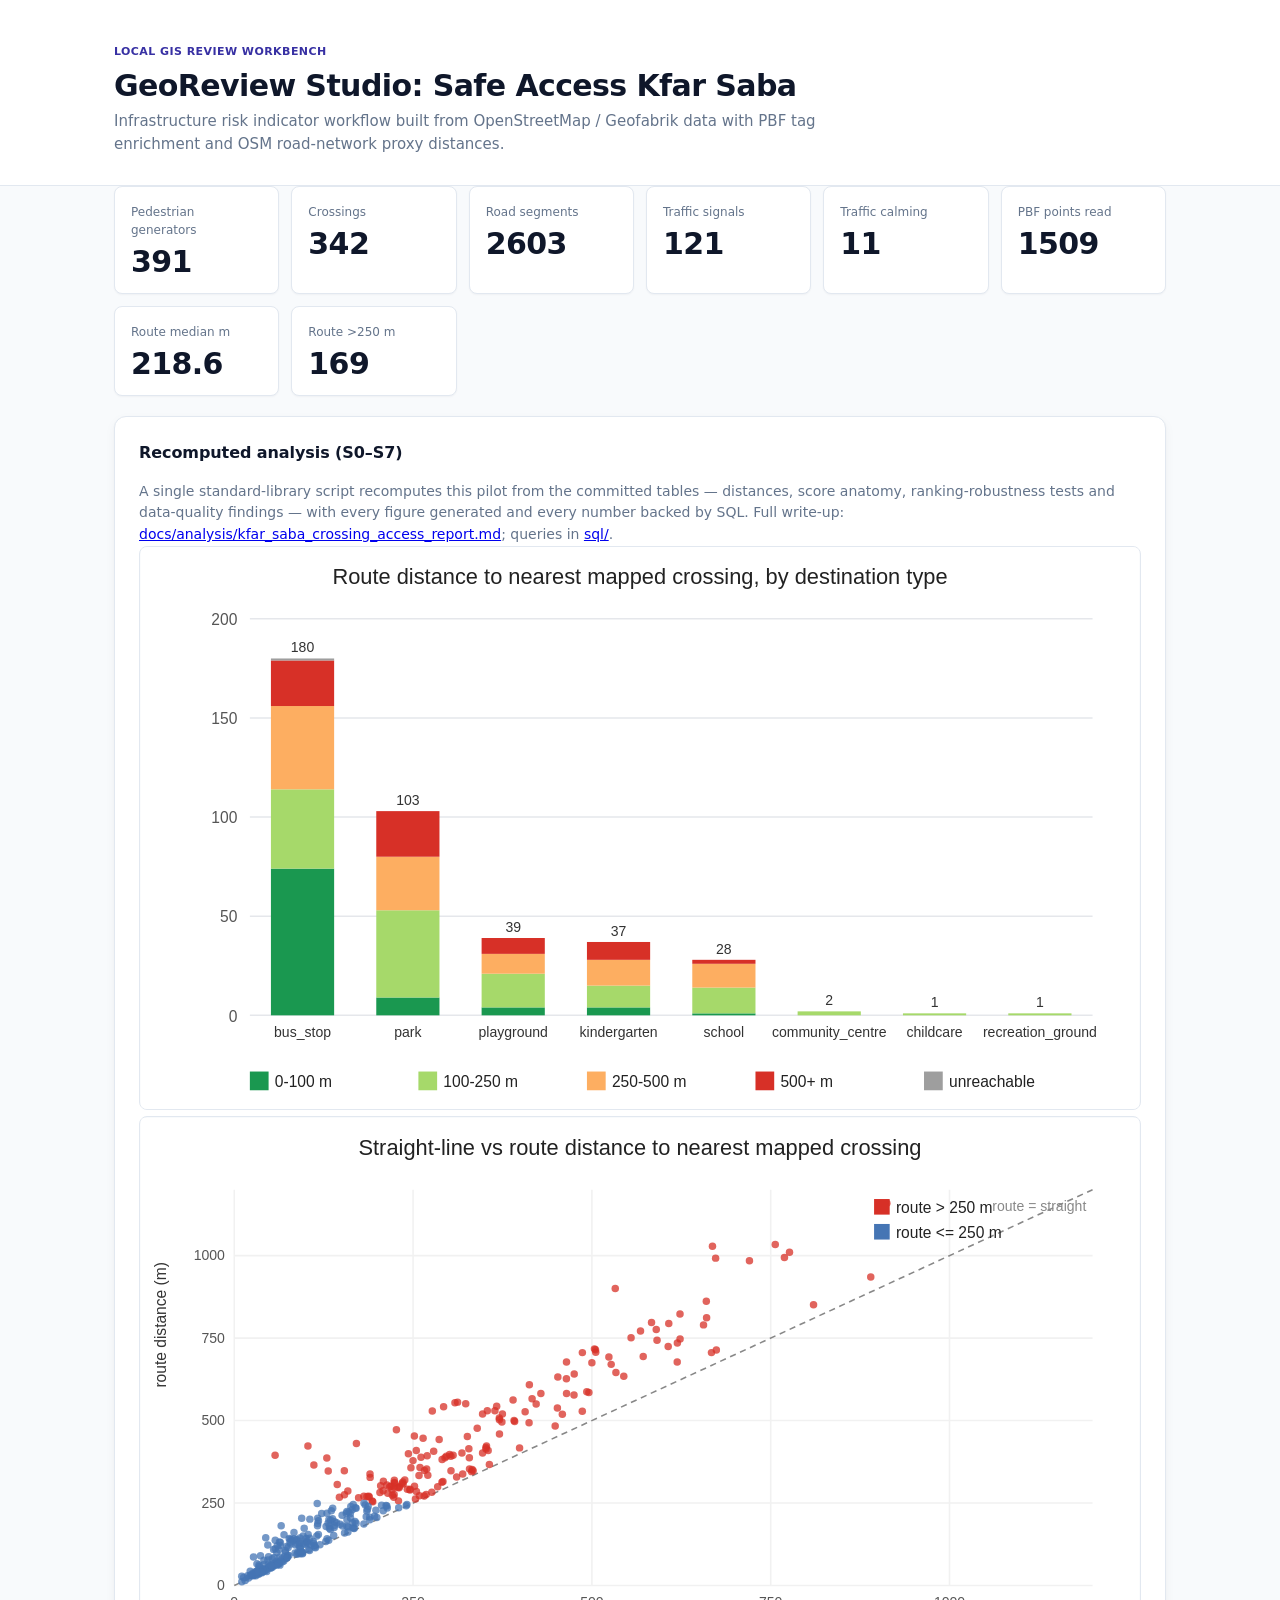
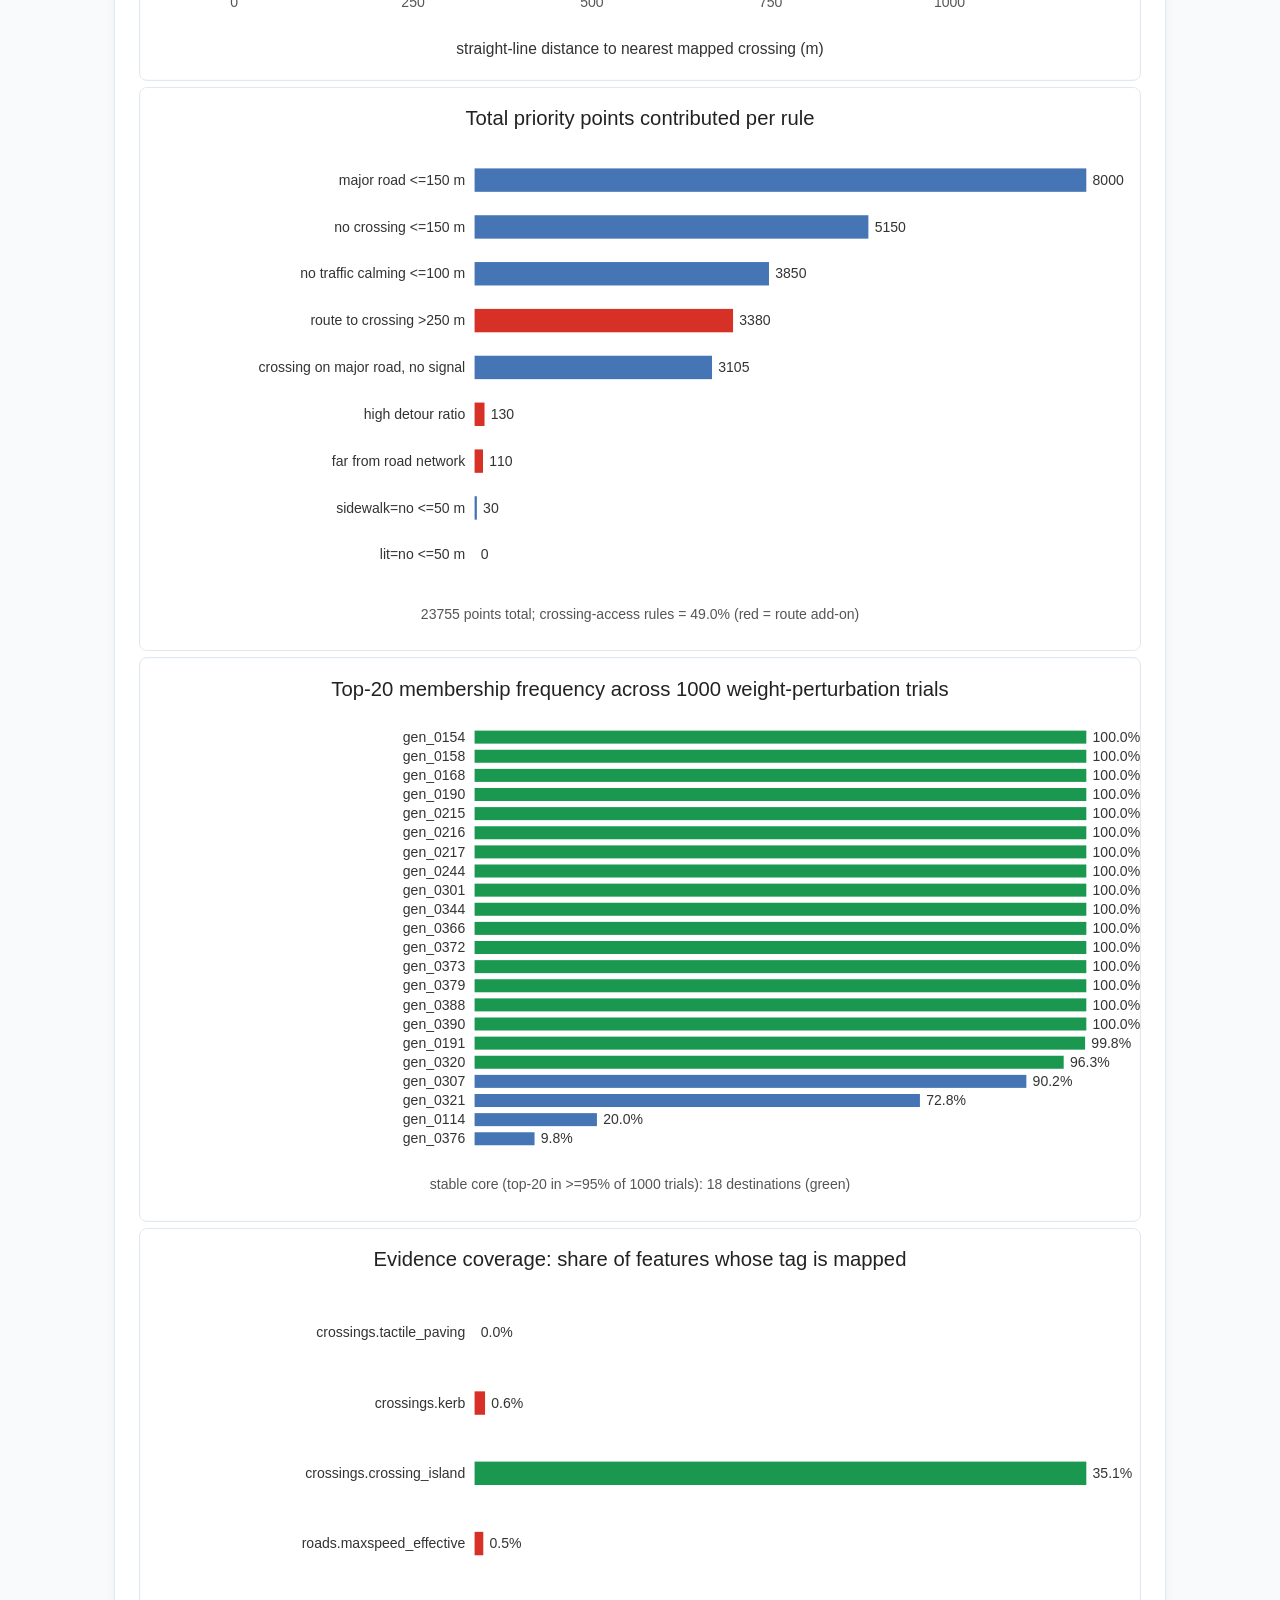
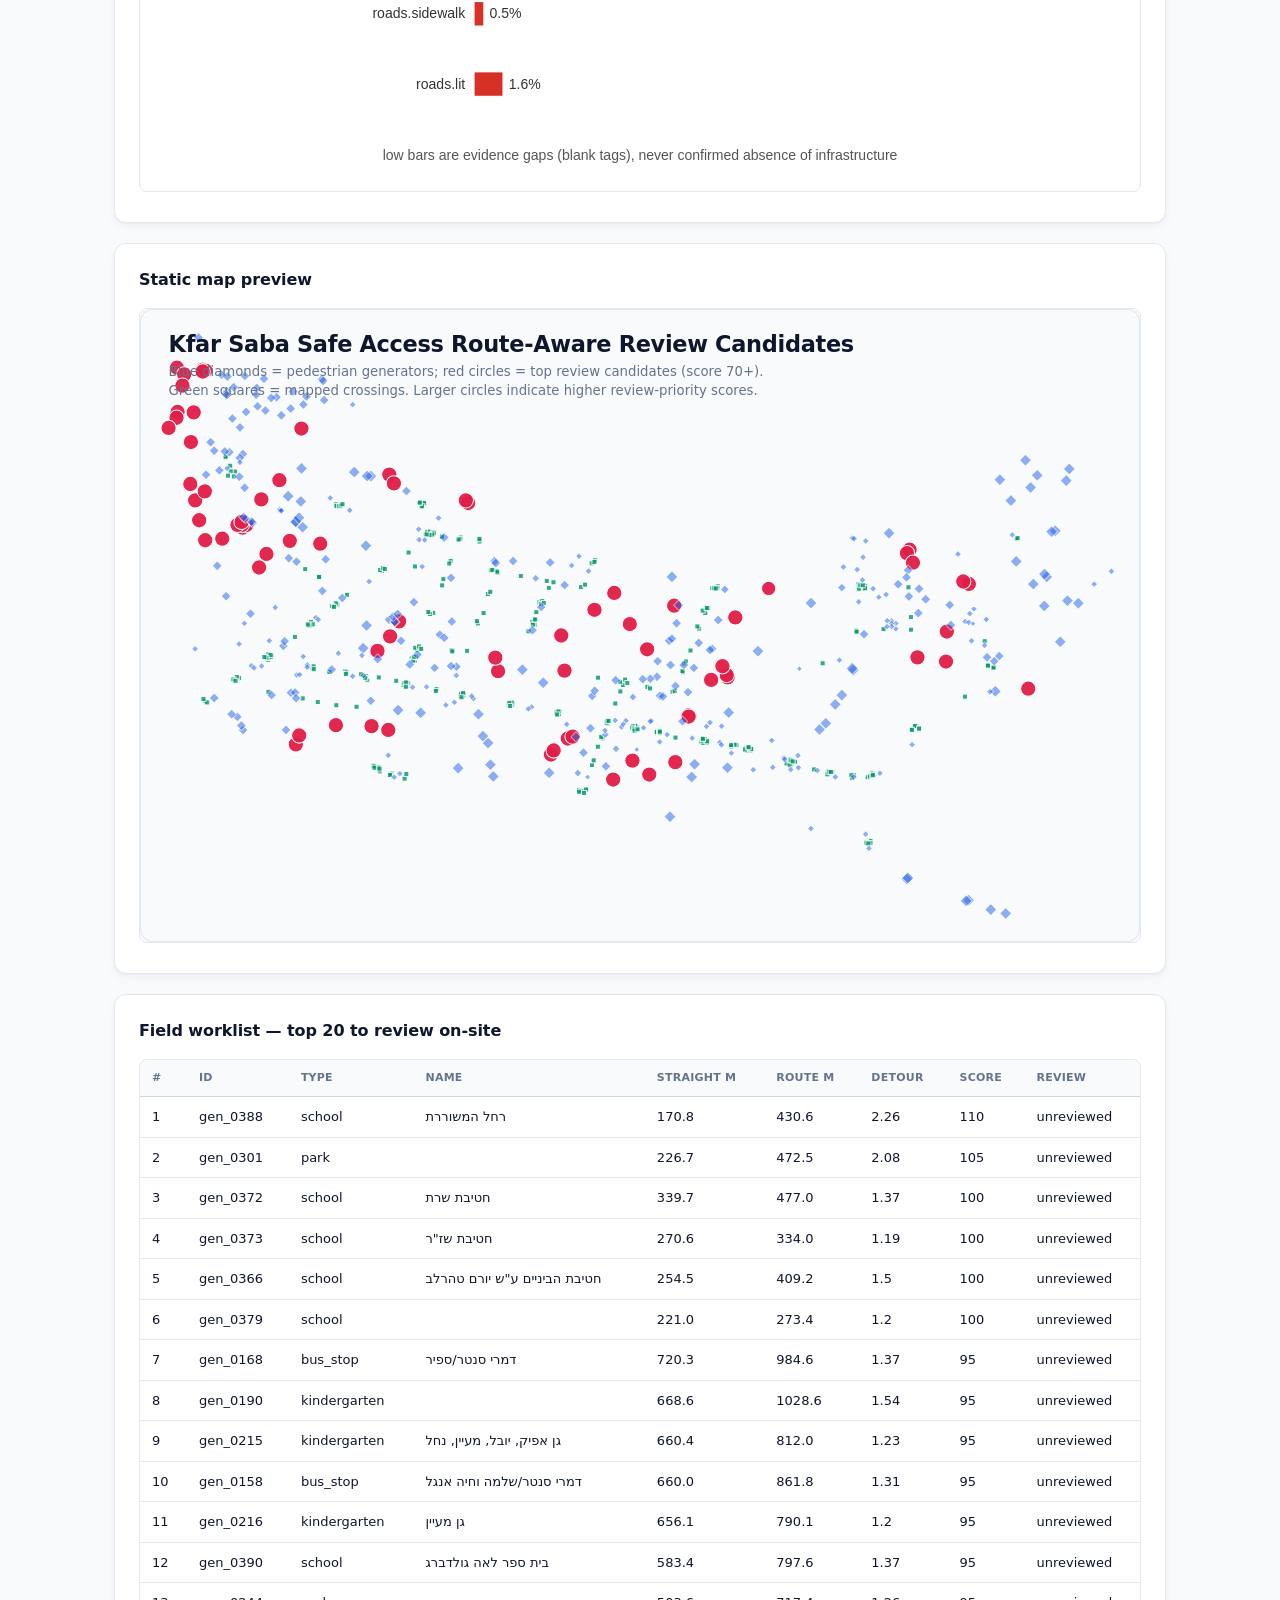
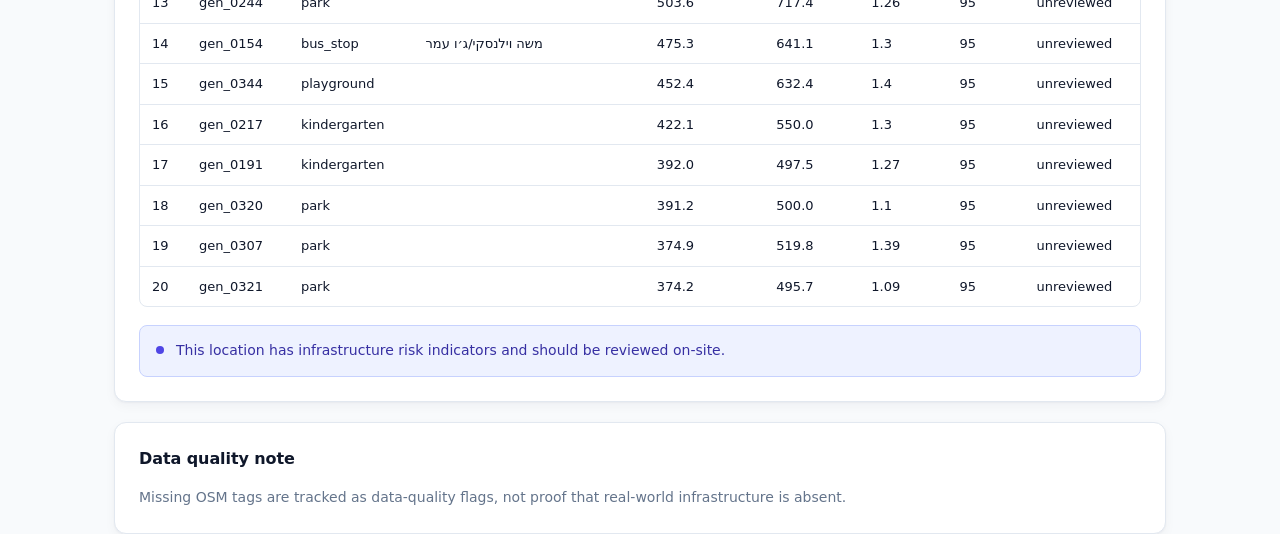
<file: portfolio/index.html>
<!doctype html>
<html lang="en">
  <head>
    <meta charset="utf-8" />
    <meta name="viewport" content="width=device-width, initial-scale=1" />
    <title>GeoReview Studio Portfolio Report</title>
    <link rel="icon" href="data:," />
    <style>
      :root {
        --bg: #f8fafc;
        --panel: #ffffff;
        --surface: #f1f5f9;
        --ink: #0f172a;
        --muted: #64748b;
        --muted-soft: #94a3b8;
        --line: #e2e8f0;
        --line-strong: #cbd5e1;
        --accent: #4f46e5;
        --accent-strong: #4338ca;
        --accent-soft: #eef2ff;
        --accent-soft-line: #c7d2fe;
        --accent-ink: #3730a3;
        --r-sm: 6px;
        --r-md: 8px;
        --r-lg: 12px;
        --shadow-1: 0 1px 2px rgba(15, 23, 42, 0.04);
        --shadow-2: 0 1px 2px rgba(15, 23, 42, 0.04), 0 4px 12px rgba(15, 23, 42, 0.04);
        --font-sans: system-ui, -apple-system, "Segoe UI", Roboto, Inter, sans-serif;
      }
      * { box-sizing: border-box; }
      body {
        margin: 0;
        background: var(--bg);
        color: var(--ink);
        font-family: var(--font-sans);
        font-size: 14px;
        line-height: 1.5;
        -webkit-font-smoothing: antialiased;
      }
      .wrap { max-width: 1100px; margin: 0 auto; padding: 0 24px; }
      header {
        padding: 40px 0 28px;
        border-bottom: 1px solid var(--line);
        background: var(--panel);
      }
      .eyebrow {
        display: inline-block;
        margin-bottom: 8px;
        color: var(--accent-ink);
        font-size: 11px;
        font-weight: 700;
        letter-spacing: 0.04em;
        text-transform: uppercase;
      }
      h1 {
        margin: 0 0 8px;
        font-size: 30px;
        font-weight: 650;
        letter-spacing: -0.02em;
        line-height: 1.12;
      }
      h2 {
        margin: 0 0 16px;
        font-size: 16px;
        font-weight: 650;
        letter-spacing: -0.005em;
      }
      p { margin: 0; color: var(--muted); line-height: 1.55; }
      .subtitle { max-width: 760px; font-size: 15px; }
      main { padding: 28px 0 56px; display: grid; gap: 20px; }
      .metrics {
        display: grid;
        grid-template-columns: repeat(6, minmax(0, 1fr));
        gap: 12px;
      }
      .metric {
        display: grid;
        align-content: start;
        gap: 8px;
        padding: 16px;
        background: var(--panel);
        border: 1px solid var(--line);
        border-radius: var(--r-md);
        box-shadow: var(--shadow-1);
      }
      .metric span { color: var(--muted); font-size: 12px; font-weight: 500; }
      .metric b {
        color: var(--ink);
        font-size: 30px;
        font-weight: 650;
        letter-spacing: -0.02em;
        line-height: 1;
        font-variant-numeric: tabular-nums;
      }
      section {
        padding: 24px;
        background: var(--panel);
        border: 1px solid var(--line);
        border-radius: var(--r-lg);
        box-shadow: var(--shadow-2);
      }
      img {
        width: 100%;
        max-height: 640px;
        object-fit: contain;
        border: 1px solid var(--line);
        border-radius: var(--r-md);
        background: var(--bg);
      }
      table { width: 100%; border-collapse: collapse; font-size: 13px; }
      th, td {
        padding: 10px 12px;
        border-bottom: 1px solid var(--line);
        text-align: left;
        vertical-align: top;
        font-variant-numeric: tabular-nums;
      }
      th {
        background: var(--bg);
        color: var(--muted);
        font-size: 11px;
        font-weight: 600;
        letter-spacing: 0.02em;
        text-transform: uppercase;
        border-bottom: 1px solid var(--line-strong);
      }
      tbody tr:last-child td { border-bottom: 0; }
      .table-frame {
        border: 1px solid var(--line);
        border-radius: var(--r-md);
        overflow: hidden;
      }
      .review-callout {
        display: flex;
        gap: 12px;
        align-items: flex-start;
        margin-top: 18px;
        padding: 14px 16px;
        border: 1px solid var(--accent-soft-line);
        border-radius: var(--r-md);
        background: var(--accent-soft);
      }
      .review-callout span.dot {
        flex: 0 0 auto;
        width: 8px;
        height: 8px;
        margin-top: 6px;
        border-radius: 50%;
        background: var(--accent);
      }
      .review-callout p { color: var(--accent-ink); }
      .note { font-size: 13px; color: var(--muted); }
    </style>
  </head>
  <body>
    <header>
      <div class="wrap">
        <span class="eyebrow">Local GIS review workbench</span>
        <h1>GeoReview Studio: Safe Access Kfar Saba</h1>
        <p class="subtitle">Infrastructure risk indicator workflow built from OpenStreetMap / Geofabrik data with PBF tag enrichment and OSM road-network proxy distances.</p>
      </div>
    </header>
    <main class="wrap">
      <div class="metrics"><div class='metric'><span>Pedestrian generators</span><b>391</b></div>
<div class='metric'><span>Crossings</span><b>342</b></div>
<div class='metric'><span>Road segments</span><b>2603</b></div>
<div class='metric'><span>Traffic signals</span><b>121</b></div>
<div class='metric'><span>Traffic calming</span><b>11</b></div>
<div class='metric'><span>PBF points read</span><b>1509</b></div>
<div class='metric'><span>Route median m</span><b>218.6</b></div>
<div class='metric'><span>Route &gt;250 m</span><b>169</b></div></div>
      <section>
        <h2>Recomputed analysis (S0&ndash;S7)</h2>
        <p>A single standard-library script recomputes this pilot from the committed tables &mdash; distances, score anatomy, ranking-robustness tests and data-quality findings &mdash; with every figure generated and every number backed by SQL. Full write-up: <a href="../docs/analysis/kfar_saba_crossing_access_report.md">docs/analysis/kfar_saba_crossing_access_report.md</a>; queries in <a href="../sql/">sql/</a>.</p>
        <img src="../docs/analysis/figures/f1_route_bands_by_type.svg" alt="Route-distance bands by destination type" />
        <img src="../docs/analysis/figures/f2_straight_vs_route.svg" alt="Straight-line vs route distance" />
        <img src="../docs/analysis/figures/f3_points_per_rule.svg" alt="Priority points contributed per rule" />
        <img src="../docs/analysis/figures/f4_top20_frequency.svg" alt="Top-20 membership across 1000 perturbation trials" />
        <img src="../docs/analysis/figures/f5_evidence_coverage.svg" alt="Evidence coverage by attribute" />
      </section>
      <section>
        <h2>Static map preview</h2>
        <img src="assets/kfar_saba_static_map.svg" alt="Static map preview" />
      </section>
      <section>
        <h2>Field worklist &mdash; top 20 to review on-site</h2>
        <div class="table-frame">
          <table>
            <thead><tr><th>#</th><th>ID</th><th>Type</th><th>Name</th><th>Straight m</th><th>Route m</th><th>Detour</th><th>Score</th><th>Review</th></tr></thead>
            <tbody><tr><td>1</td><td>gen_0388</td><td>school</td><td>רחל המשוררת</td><td>170.8</td><td>430.6</td><td>2.26</td><td>110</td><td>unreviewed</td></tr><tr><td>2</td><td>gen_0301</td><td>park</td><td></td><td>226.7</td><td>472.5</td><td>2.08</td><td>105</td><td>unreviewed</td></tr><tr><td>3</td><td>gen_0372</td><td>school</td><td>חטיבת שרת</td><td>339.7</td><td>477.0</td><td>1.37</td><td>100</td><td>unreviewed</td></tr><tr><td>4</td><td>gen_0373</td><td>school</td><td>חטיבת שז&quot;ר</td><td>270.6</td><td>334.0</td><td>1.19</td><td>100</td><td>unreviewed</td></tr><tr><td>5</td><td>gen_0366</td><td>school</td><td>חטיבת הביניים ע&quot;ש יורם טהרלב</td><td>254.5</td><td>409.2</td><td>1.5</td><td>100</td><td>unreviewed</td></tr><tr><td>6</td><td>gen_0379</td><td>school</td><td></td><td>221.0</td><td>273.4</td><td>1.2</td><td>100</td><td>unreviewed</td></tr><tr><td>7</td><td>gen_0168</td><td>bus_stop</td><td>דמרי סנטר/ספיר</td><td>720.3</td><td>984.6</td><td>1.37</td><td>95</td><td>unreviewed</td></tr><tr><td>8</td><td>gen_0190</td><td>kindergarten</td><td></td><td>668.6</td><td>1028.6</td><td>1.54</td><td>95</td><td>unreviewed</td></tr><tr><td>9</td><td>gen_0215</td><td>kindergarten</td><td>גן אפיק, יובל, מעיין, נחל</td><td>660.4</td><td>812.0</td><td>1.23</td><td>95</td><td>unreviewed</td></tr><tr><td>10</td><td>gen_0158</td><td>bus_stop</td><td>דמרי סנטר/שלמה וחיה אנגל</td><td>660.0</td><td>861.8</td><td>1.31</td><td>95</td><td>unreviewed</td></tr><tr><td>11</td><td>gen_0216</td><td>kindergarten</td><td>גן מעיין</td><td>656.1</td><td>790.1</td><td>1.2</td><td>95</td><td>unreviewed</td></tr><tr><td>12</td><td>gen_0390</td><td>school</td><td>בית ספר לאה גולדברג</td><td>583.4</td><td>797.6</td><td>1.37</td><td>95</td><td>unreviewed</td></tr><tr><td>13</td><td>gen_0244</td><td>park</td><td></td><td>503.6</td><td>717.4</td><td>1.26</td><td>95</td><td>unreviewed</td></tr><tr><td>14</td><td>gen_0154</td><td>bus_stop</td><td>משה וילנסקי/ג׳ו עמר</td><td>475.3</td><td>641.1</td><td>1.3</td><td>95</td><td>unreviewed</td></tr><tr><td>15</td><td>gen_0344</td><td>playground</td><td></td><td>452.4</td><td>632.4</td><td>1.4</td><td>95</td><td>unreviewed</td></tr><tr><td>16</td><td>gen_0217</td><td>kindergarten</td><td></td><td>422.1</td><td>550.0</td><td>1.3</td><td>95</td><td>unreviewed</td></tr><tr><td>17</td><td>gen_0191</td><td>kindergarten</td><td></td><td>392.0</td><td>497.5</td><td>1.27</td><td>95</td><td>unreviewed</td></tr><tr><td>18</td><td>gen_0320</td><td>park</td><td></td><td>391.2</td><td>500.0</td><td>1.1</td><td>95</td><td>unreviewed</td></tr><tr><td>19</td><td>gen_0307</td><td>park</td><td></td><td>374.9</td><td>519.8</td><td>1.39</td><td>95</td><td>unreviewed</td></tr><tr><td>20</td><td>gen_0321</td><td>park</td><td></td><td>374.2</td><td>495.7</td><td>1.09</td><td>95</td><td>unreviewed</td></tr></tbody>
          </table>
        </div>
        <div class="review-callout">
          <span class="dot" aria-hidden="true"></span>
          <p>This location has infrastructure risk indicators and should be reviewed on-site.</p>
        </div>
      </section>
      <section>
        <h2>Data quality note</h2>
        <p>Missing OSM tags are tracked as data-quality flags, not proof that real-world infrastructure is absent.</p>
      </section>
    </main>
  </body>
</html>
</file>
